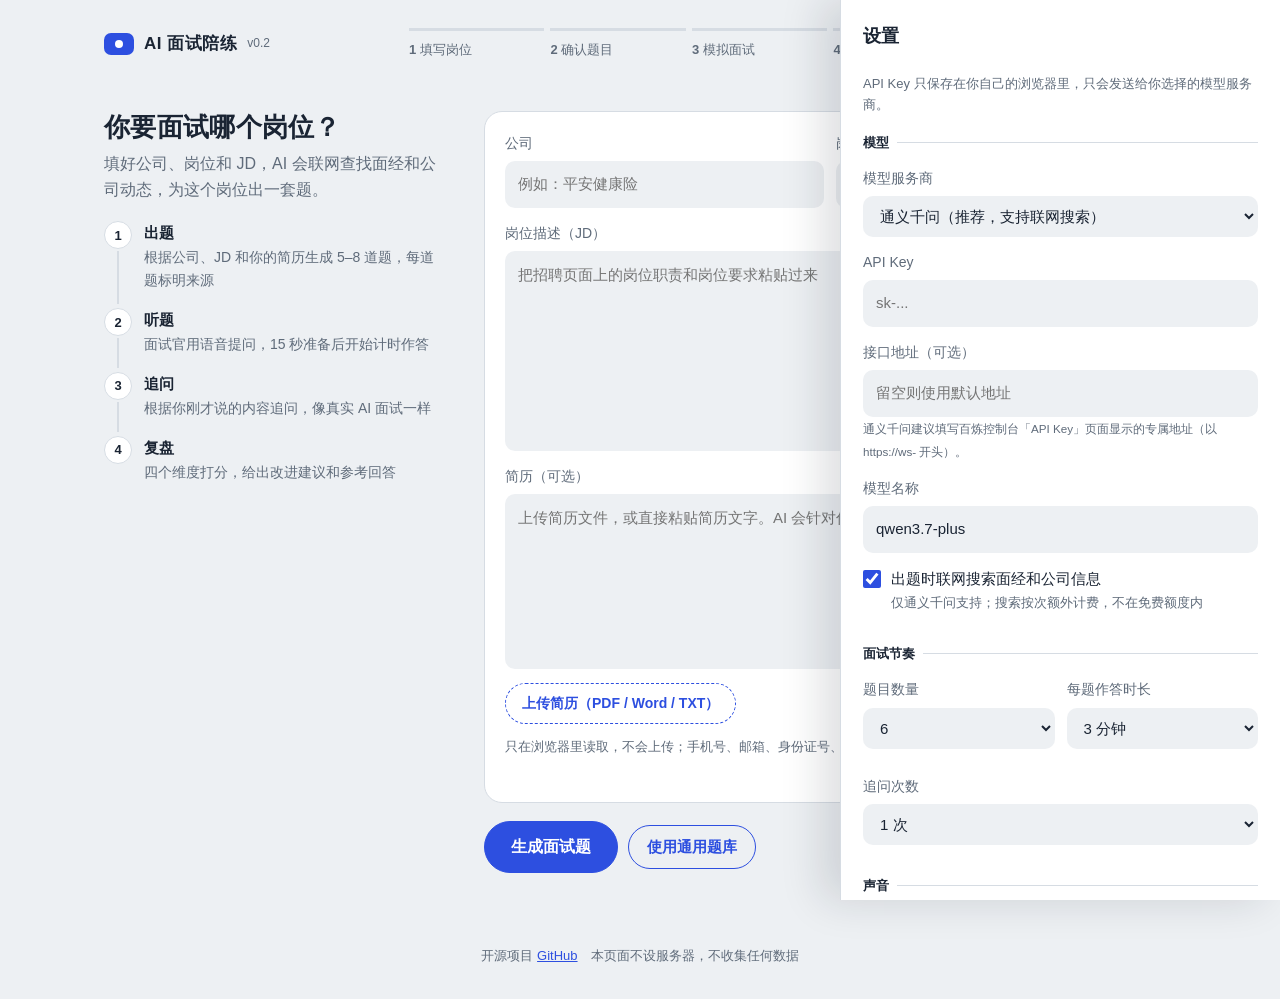
<file: index.html>
<!doctype html>
<html lang="zh-CN">
<head>
<meta charset="utf-8">
<meta name="viewport" content="width=device-width, initial-scale=1">
<meta name="color-scheme" content="light">
<title>AI 面试陪练</title>
<meta name="description" content="根据公司、岗位和 JD 联网搜索出题，模拟 AI 视频面试的限时作答与追问，逐题评分。">
<link rel="icon" href="data:image/svg+xml,%3Csvg xmlns='http://www.w3.org/2000/svg' viewBox='0 0 32 32'%3E%3Crect x='3' y='6' width='26' height='20' rx='6' fill='%232D4FE0'/%3E%3Ccircle cx='16' cy='16' r='4.5' fill='%23fff'/%3E%3C/svg%3E">
<link rel="stylesheet" href="style.css">
</head>
<body>
<header class="topbar">
  <div class="brand">
    <span class="logo" aria-hidden="true"><i></i></span>
    <span class="name">AI 面试陪练</span>
    <span class="tag">v0.2</span>
  </div>
  <nav class="steps" aria-label="练习进度">
    <ol>
      <li data-step="1">填写岗位</li>
      <li data-step="2">确认题目</li>
      <li data-step="3">模拟面试</li>
      <li data-step="4">复盘</li>
    </ol>
  </nav>
  <button class="ghost" id="settingsBtn">设置</button>
</header>

<main id="app">

  <!-- 设置 -->
  <section id="settingsPanel" class="drawer hidden" aria-label="设置">
    <div class="drawer-head">
      <h2>设置</h2>
      <button class="link" id="closeSettings">关闭</button>
    </div>
    <p class="muted small">API Key 只保存在你自己的浏览器里，只会发送给你选择的模型服务商。</p>

    <fieldset>
      <legend>模型</legend>
      <label>模型服务商
        <select id="provider"></select>
      </label>
      <label>API Key
        <input id="apiKey" type="password" placeholder="sk-..." autocomplete="off">
      </label>
      <label>接口地址（可选）
        <input id="baseUrl" type="text" placeholder="留空则使用默认地址">
        <small class="muted">通义千问建议填写百炼控制台「API Key」页面显示的专属地址（以 https://ws- 开头）。</small>
      </label>
      <label>模型名称
        <input id="model" type="text">
      </label>
      <label class="check"><input id="webSearch" type="checkbox" checked> <span>出题时联网搜索面经和公司信息<small class="muted">仅通义千问支持；搜索按次额外计费，不在免费额度内</small></span></label>
    </fieldset>

    <fieldset>
      <legend>面试节奏</legend>
      <div class="row">
        <label>题目数量
          <select id="qCount"><option>5</option><option selected>6</option><option>7</option><option>8</option></select>
        </label>
        <label>每题作答时长
          <select id="answerSec">
            <option value="60">1 分钟</option><option value="120">2 分钟</option>
            <option value="180" selected>3 分钟</option><option value="300">5 分钟</option>
          </select>
        </label>
        <label>追问次数
          <select id="followups"><option value="0">不追问</option><option value="1" selected>1 次</option><option value="2">2 次</option></select>
        </label>
      </div>
    </fieldset>

    <fieldset>
      <legend>声音</legend>
      <label class="check"><input id="tts" type="checkbox" checked> <span>用语音读出题目</span></label>
      <div class="row">
        <label>播报声音 <select id="voice"></select></label>
        <label>语速
          <select id="ttsRate"><option value="0.9">稍慢</option><option value="1" selected>正常</option><option value="1.15">稍快</option></select>
        </label>
      </div>
      <label class="check"><input id="autoMic" type="checkbox" checked> <span>作答时自动开启语音输入</span></label>
    </fieldset>

    <div class="actions">
      <button id="saveSettings">保存</button>
      <button class="ghost danger" id="clearData">清除本地数据</button>
    </div>
  </section>

  <!-- 第 1 步：输入岗位 -->
  <section id="setupView" class="view cols">
    <div class="side">
      <h1>你要面试哪个岗位？</h1>
      <p class="lead">填好公司、岗位和 JD，AI 会联网查找面经和公司动态，为这个岗位出一套题。</p>
      <ol class="howto">
        <li><b>出题</b>根据公司、JD 和你的简历生成 5–8 道题，每道题标明来源</li>
        <li><b>听题</b>面试官用语音提问，15 秒准备后开始计时作答</li>
        <li><b>追问</b>根据你刚才说的内容追问，像真实 AI 面试一样</li>
        <li><b>复盘</b>四个维度打分，给出改进建议和参考回答</li>
      </ol>
    </div>
    <div class="main">
      <div class="paper">
        <div class="row">
          <label>公司 <input id="company" placeholder="例如：平安健康险"></label>
          <label>岗位 <input id="role" placeholder="例如：AI 赋能应届生"></label>
        </div>
        <label>岗位描述（JD）
          <textarea id="jd" rows="7" placeholder="把招聘页面上的岗位职责和岗位要求粘贴过来"></textarea>
        </label>
        <label>简历（可选）
          <textarea id="resume" rows="6" placeholder="上传简历文件，或直接粘贴简历文字。AI 会针对你的经历出题。"></textarea>
        </label>
        <div class="upload">
          <label class="filebtn">上传简历（PDF / Word / TXT）
            <input id="resumeFile" type="file" accept=".pdf,.docx,.txt,.md">
          </label>
          <span class="muted small">只在浏览器里读取，不会上传；手机号、邮箱、身份证号、出生日期会自动隐藏。</span>
        </div>
        <div id="resumeStatus" class="status"></div>
      </div>
      <div class="actions">
        <button id="generateBtn" class="primary-lg">生成面试题</button>
        <button class="ghost" id="bankBtn">使用通用题库</button>
      </div>
      <div id="genStatus" class="status"></div>
    </div>
  </section>

  <!-- 第 2 步：确认题目 -->
  <section id="reviewView" class="view cols hidden">
    <div class="side">
      <h1>确认题目</h1>
      <p class="lead">每道题都标明了来源。删掉不想练的，也可以加几道自己的题。</p>
      <div id="searchNote" class="note"></div>
      <div class="actions">
        <button id="startBtn" class="primary-lg">开始模拟面试</button>
        <button class="ghost" id="backToSetup">返回修改</button>
      </div>
    </div>
    <div class="main">
      <ol id="questionList" class="qlist"></ol>
      <div class="addrow">
        <input id="newQuestion" placeholder="添加一道自己的题目">
        <button class="ghost" id="addQuestion">添加</button>
      </div>
    </div>
  </section>

  <!-- 第 3 步：面试 -->
  <section id="interviewView" class="view hidden" data-phase="idle">
    <div class="studio">
      <div class="stage">
        <div class="stage-top">
          <span class="progress" id="progress"></span>
          <span class="light" aria-hidden="true"></span>
        </div>
        <div class="qbox">
          <div class="qhead">
            <span class="qlabel" id="qLabel"></span>
            <button class="ghost tiny on-dark" id="replayBtn" title="再听一遍题目">重听</button>
          </div>
          <p class="qtext" id="qText"></p>
        </div>
        <div class="timer" id="timer"></div>
        <div class="actions" id="prepActions">
          <button class="ghost on-dark" id="skipPrep">跳过准备，直接作答</button>
        </div>
      </div>

      <div class="answer-col">
        <div id="answerArea" class="hidden">
          <textarea id="answer" rows="9" placeholder="开始说话，或在这里打字作答"></textarea>
          <div class="actions">
            <button class="ghost" id="micBtn">开启语音</button>
            <button id="submitAnswer">提交回答</button>
          </div>
          <div id="micStatus" class="status"></div>
        </div>
        <div class="waiting-hint">
          <p><b>先听题，再作答</b></p>
          <p class="muted">准备时间结束后会自动开始计时。作答时可以直接说话，语音会实时转成文字；也可以打字。</p>
        </div>
        <div id="interviewStatus" class="status"></div>
        <div class="endbar"><button class="link danger" id="endRoundBtn">结束本轮，查看总结</button></div>
      </div>
    </div>
  </section>

  <!-- 单题反馈 -->
  <section id="feedbackView" class="view hidden">
    <h1>本题反馈</h1>
    <div id="feedbackContent" class="cols"></div>
    <div class="actions">
      <button id="nextQuestion" class="primary-lg">下一题</button>
      <button class="link danger" id="endRoundBtn2">结束本轮，查看总结</button>
    </div>
  </section>

  <!-- 总结报告 -->
  <section id="reportView" class="view hidden">
    <h1>面试总结</h1>
    <div id="reportContent" class="cols"></div>
    <div class="actions">
      <button id="exportBtn">导出为 Markdown</button>
      <button class="ghost" id="restartBtn">再练一轮</button>
    </div>
  </section>

</main>

<footer class="foot muted">
  开源项目 <a href="https://github.com/isabellae1/ai-mock-interview" target="_blank" rel="noopener">GitHub</a>　本页面不设服务器，不收集任何数据
</footer>

<script src="app.js"></script>
</body>
</html>
</file>
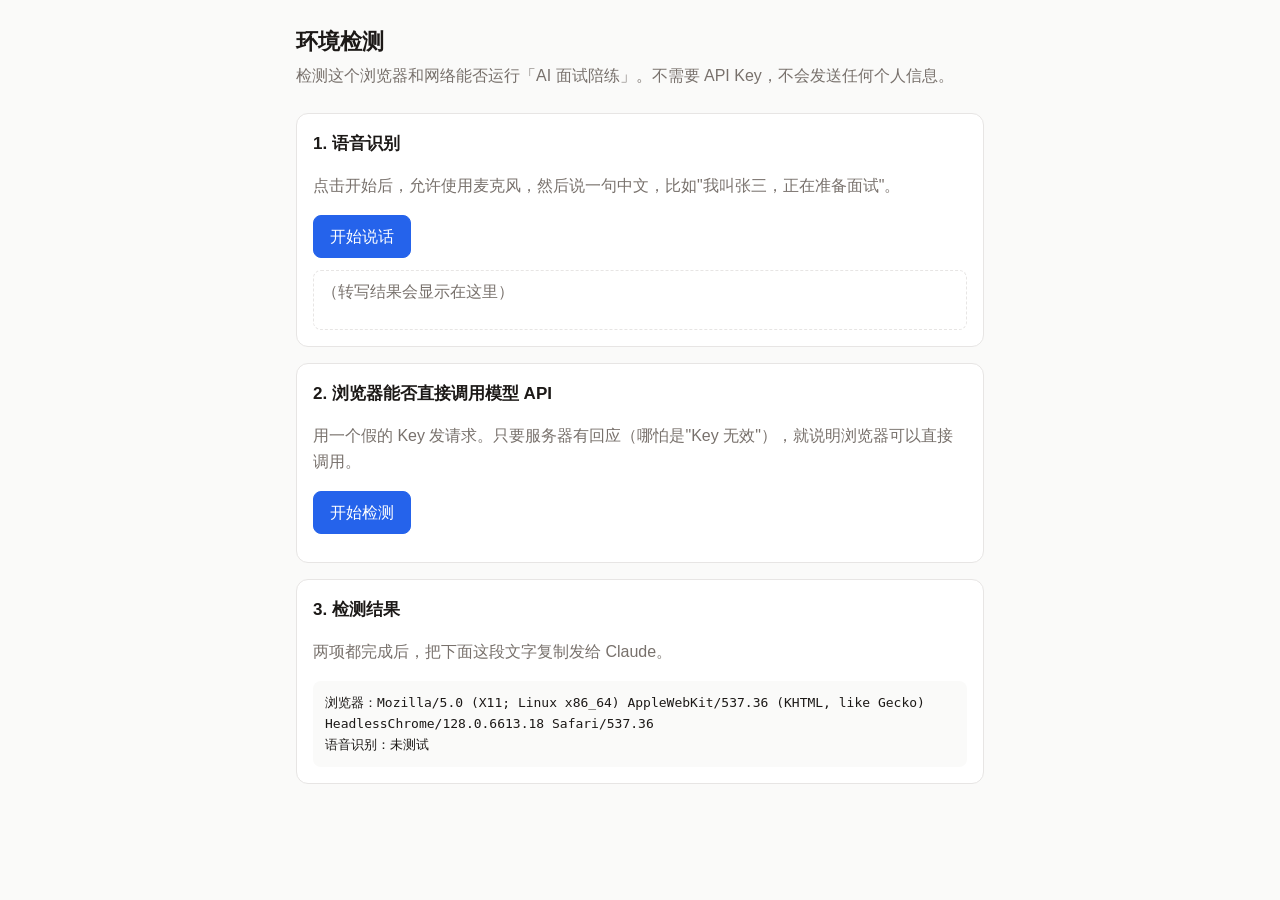
<file: env-check.html>
<!doctype html>
<html lang="zh-CN">
<head>
<meta charset="utf-8">
<meta name="viewport" content="width=device-width, initial-scale=1">
<title>环境检测 · AI 面试陪练</title>
<style>
  :root { --bg:#fafaf9; --fg:#1c1917; --muted:#78716c; --card:#fff; --line:#e7e5e4; --ok:#15803d; --bad:#b91c1c; --warn:#b45309; --accent:#2563eb; }
  @media (prefers-color-scheme: dark) { :root { --bg:#1c1917; --fg:#f5f5f4; --muted:#a8a29e; --card:#292524; --line:#44403c; --ok:#4ade80; --bad:#f87171; --warn:#fbbf24; --accent:#60a5fa; } }
  * { box-sizing:border-box; }
  body { margin:0; background:var(--bg); color:var(--fg); font:16px/1.6 -apple-system,BlinkMacSystemFont,"PingFang SC","Microsoft YaHei",sans-serif; }
  main { max-width:720px; margin:0 auto; padding:24px 16px 48px; }
  h1 { font-size:22px; margin:0 0 4px; }
  p.lead { color:var(--muted); margin:0 0 24px; }
  section { background:var(--card); border:1px solid var(--line); border-radius:12px; padding:16px; margin-bottom:16px; }
  h2 { font-size:17px; margin:0 0 8px; }
  button { font:inherit; padding:8px 16px; border-radius:8px; border:1px solid var(--accent); background:var(--accent); color:#fff; cursor:pointer; }
  button:disabled { opacity:.5; cursor:default; }
  table { width:100%; border-collapse:collapse; margin-top:12px; font-size:15px; }
  td { padding:6px 4px; border-top:1px solid var(--line); vertical-align:top; }
  .ok { color:var(--ok); } .bad { color:var(--bad); } .warn { color:var(--warn); } .muted { color:var(--muted); }
  #transcript { min-height:60px; margin-top:12px; padding:8px; border:1px dashed var(--line); border-radius:8px; white-space:pre-wrap; }
  #summary { white-space:pre-wrap; font-family:ui-monospace,Menlo,monospace; font-size:13px; background:var(--bg); padding:12px; border-radius:8px; margin-top:12px; }
</style>
</head>
<body>
<main>
  <h1>环境检测</h1>
  <p class="lead">检测这个浏览器和网络能否运行「AI 面试陪练」。不需要 API Key，不会发送任何个人信息。</p>

  <section>
    <h2>1. 语音识别</h2>
    <p class="muted">点击开始后，允许使用麦克风，然后说一句中文，比如"我叫张三，正在准备面试"。</p>
    <button id="micBtn">开始说话</button>
    <div id="speechResult" style="margin-top:8px"></div>
    <div id="transcript" class="muted">（转写结果会显示在这里）</div>
  </section>

  <section>
    <h2>2. 浏览器能否直接调用模型 API</h2>
    <p class="muted">用一个假的 Key 发请求。只要服务器有回应（哪怕是"Key 无效"），就说明浏览器可以直接调用。</p>
    <button id="apiBtn">开始检测</button>
    <table id="apiTable"></table>
  </section>

  <section>
    <h2>3. 检测结果</h2>
    <p class="muted">两项都完成后，把下面这段文字复制发给 Claude。</p>
    <div id="summary">（尚未完成检测）</div>
  </section>
</main>

<script>
const results = { browser: navigator.userAgent, speech: '未测试', apis: {} };

function updateSummary() {
  const lines = ['浏览器：' + results.browser, '语音识别：' + results.speech];
  for (const [name, r] of Object.entries(results.apis)) lines.push(name + '：' + r);
  document.getElementById('summary').textContent = lines.join('\n');
}

// ---------- 1. 语音识别 ----------
const micBtn = document.getElementById('micBtn');
const speechResult = document.getElementById('speechResult');
const transcriptEl = document.getElementById('transcript');
const SR = window.SpeechRecognition || window.webkitSpeechRecognition;

if (!SR) {
  micBtn.disabled = true;
  speechResult.innerHTML = '<span class="bad">✗ 这个浏览器不支持语音识别</span>';
  results.speech = '不支持（浏览器没有语音识别接口）';
  updateSummary();
}

micBtn.onclick = () => {
  const rec = new SR();
  rec.lang = 'zh-CN';
  rec.interimResults = true;
  rec.continuous = false;
  let gotText = false;
  micBtn.disabled = true;
  speechResult.innerHTML = '<span class="warn">正在听…</span>';
  transcriptEl.textContent = '';

  rec.onresult = (e) => {
    let text = '';
    for (const r of e.results) text += r[0].transcript;
    transcriptEl.textContent = text;
    gotText = text.trim().length > 0;
  };
  rec.onerror = (e) => {
    const reasons = {
      'network': '网络错误：语音服务连不上（Chrome 在国内常见）',
      'not-allowed': '没有麦克风权限',
      'service-not-allowed': '语音服务不可用',
      'no-speech': '没有听到声音',
      'audio-capture': '没有找到麦克风',
    };
    const msg = reasons[e.error] || e.error;
    speechResult.innerHTML = '<span class="bad">✗ ' + msg + '</span>';
    results.speech = '失败（' + e.error + '）';
    updateSummary();
  };
  rec.onend = () => {
    micBtn.disabled = false;
    if (gotText) {
      speechResult.innerHTML = '<span class="ok">✓ 语音识别可用</span>';
      results.speech = '可用（识别到：' + transcriptEl.textContent.slice(0, 20) + '）';
      updateSummary();
    } else if (results.speech === '未测试') {
      speechResult.innerHTML = '<span class="warn">没有识别到文字，请再试一次</span>';
    }
  };
  rec.start();
};

// ---------- 2. API 跨域 ----------
const endpoints = [
  ['通义千问（百炼）', 'https://dashscope.aliyuncs.com/compatible-mode/v1/chat/completions', 'qwen-plus'],
  ['Kimi（月之暗面）', 'https://api.moonshot.cn/v1/chat/completions', 'kimi-latest'],
  ['智谱 GLM', 'https://open.bigmodel.cn/api/paas/v4/chat/completions', 'glm-4-flash'],
  ['DeepSeek（对照）', 'https://api.deepseek.com/chat/completions', 'deepseek-chat'],
];

document.getElementById('apiBtn').onclick = async () => {
  const btn = document.getElementById('apiBtn');
  const table = document.getElementById('apiTable');
  btn.disabled = true;
  table.innerHTML = '';
  for (const [name, url, model] of endpoints) {
    const row = table.insertRow();
    row.insertCell().textContent = name;
    const cell = row.insertCell();
    cell.innerHTML = '<span class="muted">检测中…</span>';
    try {
      const ctrl = new AbortController();
      const timer = setTimeout(() => ctrl.abort(), 15000);
      const res = await fetch(url, {
        method: 'POST',
        headers: { 'Content-Type': 'application/json', 'Authorization': 'Bearer test-invalid-key' },
        body: JSON.stringify({ model, messages: [{ role: 'user', content: 'hi' }] }),
        signal: ctrl.signal,
      });
      clearTimeout(timer);
      cell.innerHTML = '<span class="ok">✓ 可以直接调用</span> <span class="muted">（服务器返回 ' + res.status + '）</span>';
      results.apis[name] = '可以直接调用（HTTP ' + res.status + '）';
    } catch (err) {
      const timeout = err.name === 'AbortError';
      cell.innerHTML = '<span class="bad">✗ ' + (timeout ? '超时' : '被浏览器拦截或网络不通') + '</span>';
      results.apis[name] = timeout ? '超时' : '不能直接调用（' + err.message + '）';
    }
    updateSummary();
  }
  btn.disabled = false;
};

updateSummary();
</script>
</body>
</html>
</file>
<file: style.css>
/* AI 面试陪练 · 候场室（浅色桌面）→ 演播间（深色舞台）
   舞台用三种状态灯区分阶段：蓝 = 面试官提问，琥珀 = 准备，红 = 作答中 */

:root {
  --desk: #EDF0F3;
  --paper: #FFFFFF;
  --ink: #1A2433;
  --muted: #5F6B7A;
  --line: #D6DCE3;
  --cobalt: #2D4FE0;
  --cobalt-ink: #FFFFFF;
  --cobalt-soft: #E4E9FC;
  --bad: #C2353A;
  --ok: #1F8A5B;

  --stage: #121B28;
  --stage-2: #1B2738;
  --stage-ink: #EAF0F7;
  --stage-muted: #8D9AAD;
  --speak: #6F9BFF;
  --prep: #F0A531;
  --rec: #F0525A;

  --radius-lg: 18px;
  --radius: 10px;
  --font: -apple-system, BlinkMacSystemFont, "PingFang SC", "Hiragino Sans GB", "Microsoft YaHei", "Noto Sans SC", sans-serif;
}

* { box-sizing: border-box; }
html { -webkit-text-size-adjust: 100%; }
html { color-scheme: light; }
body {
  margin: 0; background: var(--desk); color: var(--ink);
  font: 16px/1.65 var(--font);
}
a { color: var(--cobalt); }
.hidden { display: none !important; }
.muted { color: var(--muted); }
.small { font-size: 13px; }
:focus-visible { outline: 2px solid var(--cobalt); outline-offset: 2px; }

/* ---------- 顶部 ---------- */
.topbar {
  display: flex; justify-content: space-between; align-items: center; gap: 32px;
  max-width: 1120px; margin: 0 auto; padding: 22px 24px 6px;
}
.brand { display: flex; align-items: center; gap: 10px; }
.logo {
  width: 30px; height: 22px; border-radius: 7px; background: var(--cobalt);
  display: grid; place-items: center;
}
.logo i { width: 8px; height: 8px; border-radius: 50%; background: #fff; }
.name { font-weight: 700; font-size: 17px; letter-spacing: .5px; }
.tag { font-size: 12px; color: var(--muted); }

/* ---------- 步骤条：确实是一个先后顺序，所以用编号 ---------- */
.steps { flex: 1; max-width: 560px; }
.steps ol {
  list-style: none; margin: 0; padding: 0; counter-reset: s;
  display: grid; grid-template-columns: repeat(4, 1fr); gap: 6px;
}
.steps li {
  counter-increment: s; font-size: 13px; color: var(--muted);
  padding-top: 8px; border-top: 3px solid var(--line);
}
.steps li::before { content: counter(s) " "; font-weight: 700; }
.steps li.done { border-top-color: color-mix(in srgb, var(--cobalt) 45%, var(--line)); }
.steps li.active { border-top-color: var(--cobalt); color: var(--ink); font-weight: 600; }

/* ---------- 页面 ---------- */
main { max-width: 1120px; margin: 0 auto; padding: 8px 24px 24px; }
.view { padding-top: 30px; }

/* 大屏两栏：左侧说明 / 操作，右侧主要内容 */
.cols { display: grid; grid-template-columns: minmax(260px, 340px) minmax(0, 1fr); gap: 40px; align-items: start; }
.cols > .side { position: sticky; top: 24px; }
.howto { list-style: none; padding: 0; margin: 8px 0 0; counter-reset: h; }
.howto li {
  counter-increment: h; position: relative; padding: 0 0 16px 40px; font-size: 14px; color: var(--muted);
}
.howto li::before {
  content: counter(h); position: absolute; left: 0; top: 0;
  width: 26px; height: 26px; border-radius: 50%; border: 1.5px solid var(--line);
  display: grid; place-items: center; font-size: 13px; font-weight: 700; color: var(--ink); background: var(--paper);
}
.howto li:not(:last-child)::after {
  content: ""; position: absolute; left: 13px; top: 30px; bottom: 4px; width: 1.5px; background: var(--line);
}
.howto b { display: block; color: var(--ink); font-size: 15px; }
h1 { font-size: 26px; line-height: 1.3; margin: 0 0 6px; font-weight: 700; letter-spacing: .3px; }
h2 { font-size: 18px; margin: 0 0 8px; }
.lead { color: var(--muted); margin: 0 0 18px; max-width: 36em; }

.paper {
  background: var(--paper); border: 1px solid var(--line);
  border-radius: var(--radius-lg); padding: 20px;
}

label { display: block; margin-bottom: 14px; font-size: 14px; color: var(--muted); }
input, textarea, select {
  display: block; width: 100%; margin-top: 6px; padding: 10px 12px;
  font: inherit; font-size: 15px; color: var(--ink); background: var(--desk);
  border: 1px solid transparent; border-radius: var(--radius);
  transition: border-color .15s, background .15s;
}
input:focus, textarea:focus, select:focus { outline: none; border-color: var(--cobalt); background: var(--paper); }
textarea { resize: vertical; line-height: 1.7; }
.row { display: flex; gap: 12px; flex-wrap: wrap; }
.row > * { flex: 1 1 150px; }

label.check { display: flex; gap: 10px; align-items: flex-start; color: var(--ink); font-size: 15px; }
label.check input { width: 18px; height: 18px; margin: 3px 0 0; flex: none; accent-color: var(--cobalt); }
label.check small { display: block; font-size: 13px; }

/* ---------- 按钮 ---------- */
button {
  font: inherit; font-size: 15px; font-weight: 600; cursor: pointer;
  padding: 9px 18px; border-radius: 999px;
  border: 1.5px solid var(--cobalt); background: var(--cobalt); color: var(--cobalt-ink);
  transition: transform .1s, background .15s;
  white-space: nowrap;
}
button:active { transform: translateY(1px); }
button.primary-lg { padding: 12px 26px; font-size: 16px; }
button.ghost { background: transparent; color: var(--cobalt); }
button.ghost:hover { background: var(--cobalt-soft); }
button.danger { border-color: var(--bad); color: var(--bad); }
button.link { background: none; border: none; padding: 6px 0; font-weight: 500; font-size: 14px; }
button.link.danger { color: var(--muted); }
button.link.danger:hover { color: var(--bad); }
button.tiny { font-size: 13px; padding: 3px 12px; font-weight: 500; }
button:disabled { opacity: .45; cursor: default; }
.actions { display: flex; gap: 10px; flex-wrap: wrap; align-items: center; margin-top: 18px; }

.status { margin-top: 10px; font-size: 14px; color: var(--muted); min-height: 1em; }
.status.error {
  color: var(--bad); background: color-mix(in srgb, var(--bad) 9%, transparent);
  border-radius: var(--radius); padding: 10px 12px;
}
.note {
  border-left: 3px solid var(--cobalt); background: var(--paper);
  border-radius: 0 var(--radius) var(--radius) 0;
  padding: 12px 14px; font-size: 14px; margin-bottom: 18px;
}

/* ---------- 上传 ---------- */
.upload { display: flex; gap: 12px; align-items: center; flex-wrap: wrap; }
.filebtn {
  display: inline-block; margin: 0; padding: 8px 16px; cursor: pointer;
  border: 1.5px dashed var(--cobalt); border-radius: 999px;
  color: var(--cobalt); font-size: 14px; font-weight: 600;
}
.filebtn:hover { background: var(--cobalt-soft); }
.filebtn:focus-within { outline: 2px solid var(--cobalt); outline-offset: 2px; }
.filebtn input { position: absolute; width: 1px; height: 1px; opacity: 0; }

/* ---------- 题目列表：像一叠题卡 ---------- */
.qlist { list-style: none; padding: 0; margin: 0 0 14px; counter-reset: q; }
.qlist li {
  counter-increment: q; position: relative;
  background: var(--paper); border: 1px solid var(--line); border-radius: var(--radius-lg);
  padding: 16px 18px 14px 56px; margin-bottom: 10px;
}
.qlist li::before {
  content: counter(q); position: absolute; left: 18px; top: 15px;
  width: 26px; height: 26px; border-radius: 50%; background: var(--desk);
  display: grid; place-items: center; font-size: 13px; font-weight: 700; color: var(--muted);
}
.qlist .qtitle { display: flex; gap: 10px; justify-content: space-between; align-items: flex-start; font-weight: 600; }
.qlist .qmeta { margin-top: 8px; font-size: 13px; color: var(--muted); }
.qlist .qmeta a { word-break: break-all; }
.qlist .qmeta .reason { margin-top: 4px; }
.qlist .del { flex: none; font-size: 13px; padding: 0 4px; color: var(--muted); }
.qlist .del:hover { color: var(--bad); background: none; }

.badge {
  display: inline-block; font-size: 12px; font-weight: 600; border-radius: 6px;
  padding: 1px 8px; margin-right: 6px; background: var(--desk); color: var(--muted);
}
.src-interview_report { background: #FFF1D6; color: #8A5A00; }
.src-company_info { background: #E3F4EC; color: #1B6E49; }
.src-jd { background: var(--cobalt-soft); color: var(--cobalt); }
.src-resume { background: #F2E6FA; color: #7A3EA0; }

.addrow { display: flex; gap: 10px; align-items: center; }
.addrow button { flex: none; }
.addrow input { margin: 0; background: var(--paper); border-color: var(--line); }

/* ---------- 演播间：本页唯一的"大动作" ---------- */
.stage {
  position: relative; background: var(--stage); color: var(--stage-ink);
  border-radius: 22px; padding: 26px 26px 22px;
  --state: var(--stage-muted);
}
/* 取景框四角 */
.stage::before, .stage::after {
  content: ""; position: absolute; width: 22px; height: 22px; pointer-events: none;
  border: 2px solid color-mix(in srgb, var(--state) 70%, transparent);
  transition: border-color .3s;
}
.stage::before { left: 12px; top: 12px; border-right: 0; border-bottom: 0; border-radius: 8px 0 0 0; }
.stage::after { right: 12px; bottom: 12px; border-left: 0; border-top: 0; border-radius: 0 0 8px 0; }

#interviewView[data-phase="speaking"] .stage { --state: var(--speak); }
#interviewView[data-phase="prep"] .stage { --state: var(--prep); }
#interviewView[data-phase="answer"] .stage { --state: var(--rec); }

.stage-top { display: flex; justify-content: space-between; align-items: center; padding: 0 6px; }
.progress { font-size: 13px; color: var(--stage-muted); }
.light {
  width: 10px; height: 10px; border-radius: 50%; background: var(--state);
  box-shadow: 0 0 0 4px color-mix(in srgb, var(--state) 25%, transparent);
}
#interviewView[data-phase="answer"] .light { animation: rec 1.4s ease-in-out infinite; }
@keyframes rec { 50% { opacity: .35; } }

.qbox { padding: 18px 6px 8px; }
.qhead { display: flex; justify-content: space-between; align-items: center; gap: 8px; }
.qlabel { font-size: 13px; color: var(--stage-muted); }
.qtext { font-size: 22px; line-height: 1.55; font-weight: 600; margin: 10px 0 0; max-width: 32em; }
button.on-dark { border-color: color-mix(in srgb, var(--stage-ink) 35%, transparent); color: var(--stage-ink); }
button.on-dark:hover { background: var(--stage-2); }

/* 倒计时：圆环 + 数字 */
.timer {
  display: flex; align-items: center; gap: 16px; margin: 18px 6px 0; min-height: 76px;
}
.timer .ring {
  --p: 1; width: 76px; height: 76px; border-radius: 50%; flex: none;
  background: conic-gradient(var(--state) calc(var(--p) * 360deg), var(--stage-2) 0);
  display: grid; place-items: center; transition: background .3s;
}
.timer .ring::after { content: ""; width: 62px; height: 62px; border-radius: 50%; background: var(--stage); }
.timer .tnum { font-size: 40px; font-weight: 700; font-variant-numeric: tabular-nums; line-height: 1; letter-spacing: 1px; }
.timer .tlabel { display: block; font-size: 13px; color: var(--stage-muted); margin-top: 6px; }
.timer .wave { display: flex; gap: 4px; align-items: center; height: 28px; }
.timer .wave i { width: 4px; border-radius: 2px; background: var(--speak); height: 30%; animation: wave 1s ease-in-out infinite; }
.timer .wave i:nth-child(2) { animation-delay: .15s; }
.timer .wave i:nth-child(3) { animation-delay: .3s; }
.timer .wave i:nth-child(4) { animation-delay: .45s; }
@keyframes wave { 50% { height: 100%; } }
.timer .tmsg { font-size: 18px; font-weight: 600; }
.stage #prepActions { margin-top: 14px; padding: 0 6px; }

#answerArea { margin-top: 16px; }
#answerArea textarea { background: var(--paper); border-color: var(--line); margin-top: 0; font-size: 16px; }
#micStatus.listening::before {
  content: ""; display: inline-block; width: 8px; height: 8px; border-radius: 50%;
  background: var(--rec); margin-right: 8px; vertical-align: 1px; animation: rec 1.4s ease-in-out infinite;
}
.endbar { margin-top: 18px; text-align: right; }

/* ---------- 反馈与总结 ---------- */
.turn {
  background: var(--paper); border: 1px solid var(--line); border-radius: var(--radius-lg);
  padding: 14px 16px; margin-bottom: 10px; font-size: 15px;
}
.turn .tq { font-weight: 600; }
.turn .ta { color: var(--muted); margin-top: 6px; white-space: pre-wrap; }
.turn .tmeta { font-size: 12px; color: var(--muted); margin-top: 6px; }

.scores { width: 100%; border-collapse: collapse; margin: 18px 0 8px; font-size: 15px; }
.scores th { text-align: left; font-size: 13px; color: var(--muted); font-weight: 500; padding: 0 8px 6px 0; }
.scores td { padding: 10px 8px 10px 0; border-top: 1px solid var(--line); vertical-align: top; }
.scores td.dim { white-space: nowrap; font-weight: 600; }
.scores td.stars { white-space: nowrap; }
.scores.bars td { vertical-align: middle; }
.meter { display: inline-flex; gap: 3px; vertical-align: middle; }
.meter i { width: 14px; height: 8px; border-radius: 3px; background: var(--line); }
.meter i.on { background: var(--cobalt); }
.meter-n { font-weight: 700; margin-left: 8px; font-variant-numeric: tabular-nums; }
.bar { position: relative; height: 8px; border-radius: 4px; background: var(--line); min-width: 120px; }
.bar i { position: absolute; inset: 0 auto 0 0; border-radius: 4px; background: var(--cobalt); }

.highlight { background: color-mix(in srgb, var(--ok) 10%, transparent); color: var(--ink); border-radius: var(--radius); padding: 10px 14px; }
.ref {
  background: var(--paper); border: 1px solid var(--line); border-left: 3px solid var(--cobalt);
  border-radius: var(--radius); padding: 14px 16px; white-space: pre-wrap; line-height: 1.8;
}
.big { font-size: 44px; font-weight: 700; font-variant-numeric: tabular-nums; line-height: 1; }
.summary-head { display: flex; align-items: flex-end; gap: 16px; flex-wrap: wrap; margin: 14px 0 6px; }

/* ---------- 设置抽屉 ---------- */
.drawer {
  position: fixed; top: 0; right: 0; bottom: 0; z-index: 10;
  width: min(440px, 100%); overflow-y: auto;
  background: var(--paper); border-left: 1px solid var(--line);
  padding: 22px 22px 28px;
  box-shadow: -18px 0 40px rgba(18, 27, 40, .14);
}
.drawer-head { display: flex; justify-content: space-between; align-items: center; }
fieldset { border: 0; border-top: 1px solid var(--line); margin: 16px 0 0; padding: 14px 0 0; }
legend { font-size: 13px; font-weight: 700; color: var(--ink); padding: 0 8px 0 0; }

.foot { text-align: center; font-size: 13px; padding: 24px 16px 32px; }

@media (max-width: 560px) {
  h1 { font-size: 22px; }
  .stage { padding: 22px 18px 18px; }
  .qtext { font-size: 19px; }
  .timer .tnum { font-size: 34px; }
  .paper { padding: 16px; }
  .steps li { font-size: 12px; }
}
@media (prefers-reduced-motion: reduce) {
  *, *::before, *::after { animation: none !important; transition: none !important; }
}

/* ---------- 面试页：左舞台，右作答 ---------- */
.studio { display: grid; grid-template-columns: minmax(0, 1.15fr) minmax(0, 1fr); gap: 28px; align-items: stretch; }
.studio .stage { min-height: 420px; display: flex; flex-direction: column; }
.studio .qbox { flex: 1; }
.answer-col { display: flex; flex-direction: column; }
.answer-col #answerArea { margin-top: 0; }
.answer-col #answerArea textarea { min-height: 300px; }
.waiting-hint {
  display: none; border: 1.5px dashed var(--line); border-radius: var(--radius-lg);
  padding: 22px; min-height: 300px;
}
.waiting-hint p { margin: 0 0 6px; }
#answerArea.hidden ~ .waiting-hint { display: block; }
.answer-col .endbar { margin-top: auto; padding-top: 18px; }

/* ---------- 反馈 / 总结：左详情，右评分 ---------- */
#feedbackContent.cols, #reportContent.cols { grid-template-columns: minmax(0, 1fr) minmax(300px, 400px); margin-top: 14px; }
#reportContent.cols { grid-template-columns: minmax(300px, 400px) minmax(0, 1fr); }
.fb-side, .rp-side {
  background: var(--paper); border: 1px solid var(--line); border-radius: var(--radius-lg); padding: 18px 20px;
}
.fb-side .scores, .rp-side .scores { margin: 0; }
.fb-side h2, .rp-side h2 { margin-bottom: 4px; }
.fb-main h2 { margin-top: 20px; }
.rp-main .scores { margin-top: 0; }

@media (max-width: 900px) {
  .topbar { flex-wrap: wrap; gap: 14px; padding: 18px 16px 6px; }
  .steps { order: 3; flex-basis: 100%; max-width: none; }
  main { padding: 8px 16px 24px; }
  .cols, #feedbackContent.cols, #reportContent.cols, .studio { grid-template-columns: 1fr; gap: 20px; }
  .cols > .side { position: static; }
  .howto { display: none; }
  .studio .stage { min-height: 0; }
  .answer-col #answerArea textarea, .waiting-hint { min-height: 0; }
  .waiting-hint { display: none !important; }
}

.dimrow { padding: 12px 0; border-top: 1px solid var(--line); }
.dimrow:first-of-type { border-top: 0; padding-top: 6px; }
.dimhead { display: flex; justify-content: space-between; align-items: center; gap: 12px; }
.dimhead .dim { font-weight: 600; }
.dimwhy { margin: 6px 0 0; font-size: 14px; color: var(--muted); }
.fb-side .highlight { margin: 12px 0 0; font-size: 14px; }
.rp-side .summary-head { margin-top: 0; }
.rp-side .bar { min-width: 80px; }
</file>
